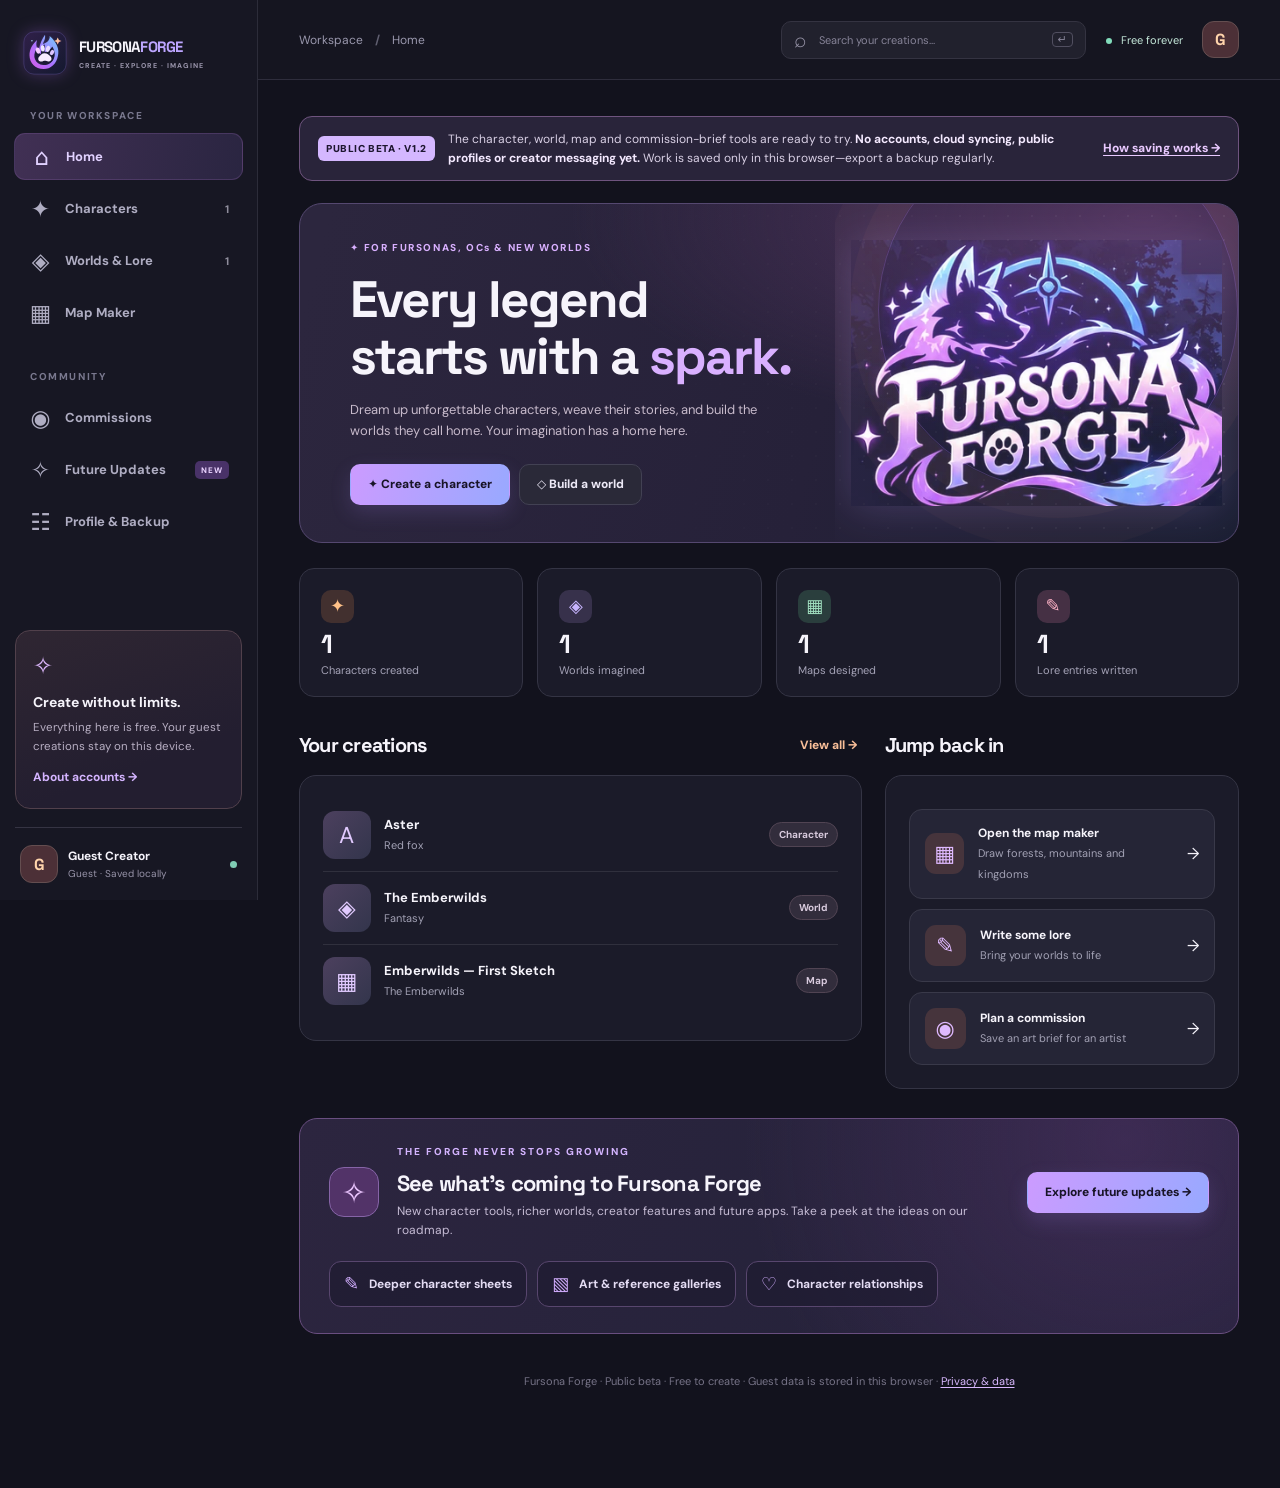
<file: index.html>
<!DOCTYPE html>
<html lang="en">
<head>
  <meta charset="UTF-8" />
  <meta name="viewport" content="width=device-width, initial-scale=1, viewport-fit=cover" />
  <meta name="theme-color" content="#181427" />
  <meta name="description" content="Fursona Forge — your free creative home for fursonas, original characters, lore, worlds and maps." />
  <meta property="og:title" content="Fursona Forge" />
  <meta property="og:description" content="Free public beta: make original characters, worlds, lore and maps. Guest creations save locally. Accounts and messaging are coming later." />
  <meta name="color-scheme" content="dark" />
  <link rel="icon" href="./assets/favicon.svg" type="image/svg+xml" />
  <link rel="manifest" href="./manifest.webmanifest" />
  <link rel="stylesheet" href="./styles.css" />
  <title>Fursona Forge — For Fursonas, OCs & New Worlds · Public Beta</title>
  <script src="./app.js" defer></script>
</head>
<body>
  <div id="app" class="app-shell">
    <aside id="sidebar" class="sidebar" aria-label="Main navigation">
      <a href="#home" class="brand" aria-label="Fursona Forge home">
        <img class="brand-mark" src="./assets/favicon.svg" alt="" />
        <span class="brand-copy"><strong>FURSONA<span>FORGE</span></strong><small>CREATE · EXPLORE · IMAGINE</small></span>
      </a>
      <div class="sidebar-main">
        <div class="nav-label">YOUR WORKSPACE</div>
        <nav class="nav-items" id="primary-nav">
          <a href="#home" data-nav="home" class="nav-item"><span class="nav-icon">⌂</span><span>Home</span></a>
          <a href="#characters" data-nav="characters" class="nav-item"><span class="nav-icon">✦</span><span>Characters</span><span id="nav-characters-count" class="nav-count"></span></a>
          <a href="#worlds" data-nav="worlds" class="nav-item"><span class="nav-icon">◈</span><span>Worlds & Lore</span><span id="nav-worlds-count" class="nav-count"></span></a>
          <a href="#atlas" data-nav="atlas" class="nav-item"><span class="nav-icon">▦</span><span>Map Maker</span></a>
        </nav>
        <div class="nav-label nav-label-second">COMMUNITY</div>
        <nav class="nav-items">
          <a href="#commissions" data-nav="commissions" class="nav-item"><span class="nav-icon">◉</span><span>Commissions</span></a>
          <a href="#roadmap" data-nav="roadmap" class="nav-item"><span class="nav-icon">✧</span><span>Future Updates</span><span class="nav-soon">NEW</span></a>
          <a href="#profile" data-nav="profile" class="nav-item"><span class="nav-icon">☷</span><span>Profile & Backup</span></a>
        </nav>
      </div>
      <div class="sidebar-bottom">
        <div class="account-promo"><div class="account-promo-icon">✧</div><strong>Create without limits.</strong><p>Everything here is free. Your guest creations stay on this device.</p><button type="button" class="text-button" data-action="account-info">About accounts →</button></div>
        <div class="sidebar-profile"><span id="sidebar-avatar" class="mini-avatar">G</span><span class="sidebar-user"><strong id="sidebar-user-name">Guest Creator</strong><small>Guest · Saved locally</small></span><span class="online-dot"></span></div>
      </div>
    </aside>
    <div class="main-column">
      <header class="topbar">
        <div class="topbar-left"><button type="button" id="mobile-nav-toggle" class="icon-button mobile-nav-toggle" aria-label="Open navigation" aria-expanded="false">☰</button><span id="breadcrumb">Workspace <b>/</b> Home</span></div>
        <form id="global-search-form" class="search-field" role="search"><span aria-hidden="true">⌕</span><input id="global-search" type="search" autocomplete="off" placeholder="Search your creations..." aria-label="Search your creations" /><kbd>↵</kbd></form>
        <div class="topbar-actions"><span class="free-pill"><i></i> Free forever</span><button id="avatar-button" data-action="go-profile" type="button" class="topbar-avatar" aria-label="Open profile">G</button></div>
      </header>
      <main id="main-content" tabindex="-1" aria-live="polite"></main>
    </div>
  </div>
  <div id="mobile-backdrop" class="mobile-backdrop" hidden></div>
  <div id="modal-root"></div>
  <div id="toast-root" class="toast-root" role="status" aria-live="polite"></div>
</body>
</html>
</file>
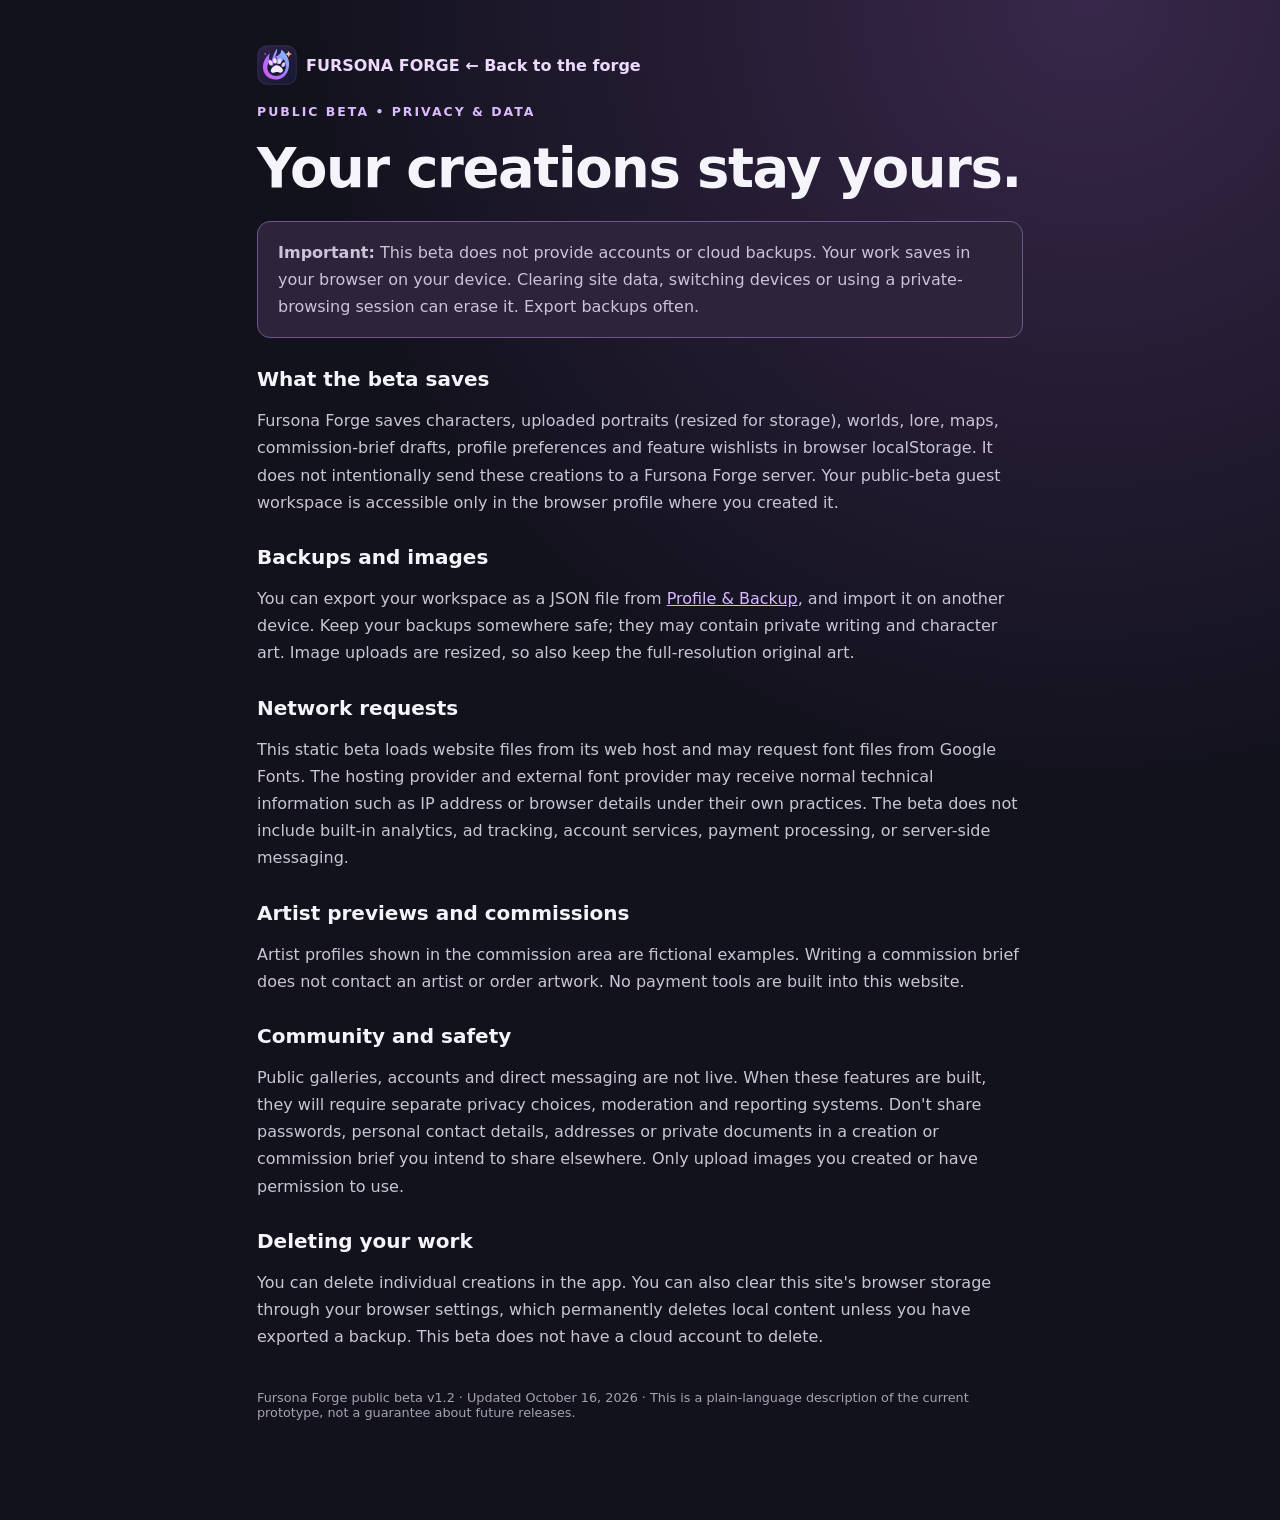
<file: privacy.html>
<!DOCTYPE html>
<html lang="en"><head><meta charset="utf-8"><meta name="viewport" content="width=device-width,initial-scale=1"><meta name="theme-color" content="#181427"><meta name="robots" content="index,follow"><link rel="icon" href="./assets/favicon.svg"><title>Privacy & data | Fursona Forge public beta</title><style>
:root{color-scheme:dark;font-family:Inter,system-ui,sans-serif}*{box-sizing:border-box}body{margin:0;min-height:100vh;background:radial-gradient(circle at 85% 0,#38274a,#12121d 42%);color:#f6f4fb}main{max-width:810px;margin:auto;padding:45px 22px 100px}h1{font-size:clamp(2rem,5vw,3.4rem);letter-spacing:-1.4px;margin:14px 0}h2{font-size:1.25rem;margin:29px 0 7px}p,li{color:#cac4d5;line-height:1.7}li{margin-bottom:6px}a{color:#d8b8ff}header a{display:inline-flex;align-items:center;gap:9px;text-decoration:none;font-weight:800;color:#eedaff}header img{width:40px;height:40px}.kicker{font-size:.78rem;font-weight:900;letter-spacing:2px;color:#dbbaff}.notice{padding:17px 20px;border:1px solid #72568b;background:#2c243b;border-radius:13px;margin:21px 0}.notice p{margin:0}footer{margin-top:40px;font-size:.8rem;color:#a8a0b4}</style></head>
<body><main><header><a href="./index.html#home"><img src="./assets/favicon.svg" alt="">FURSONA FORGE ← Back to the forge</a></header>
<p class="kicker">PUBLIC BETA • PRIVACY & DATA</p><h1>Your creations stay yours.</h1><div class="notice"><p><strong>Important:</strong> This beta does not provide accounts or cloud backups. Your work saves in your browser on your device. Clearing site data, switching devices or using a private-browsing session can erase it. Export backups often.</p></div>
<h2>What the beta saves</h2><p>Fursona Forge saves characters, uploaded portraits (resized for storage), worlds, lore, maps, commission-brief drafts, profile preferences and feature wishlists in browser localStorage. It does not intentionally send these creations to a Fursona Forge server. Your public-beta guest workspace is accessible only in the browser profile where you created it.</p>
<h2>Backups and images</h2><p>You can export your workspace as a JSON file from <a href="./index.html#profile">Profile & Backup</a>, and import it on another device. Keep your backups somewhere safe; they may contain private writing and character art. Image uploads are resized, so also keep the full-resolution original art.</p>
<h2>Network requests</h2><p>This static beta loads website files from its web host and may request font files from Google Fonts. The hosting provider and external font provider may receive normal technical information such as IP address or browser details under their own practices. The beta does not include built-in analytics, ad tracking, account services, payment processing, or server-side messaging.</p>
<h2>Artist previews and commissions</h2><p>Artist profiles shown in the commission area are fictional examples. Writing a commission brief does not contact an artist or order artwork. No payment tools are built into this website.</p>
<h2>Community and safety</h2><p>Public galleries, accounts and direct messaging are not live. When these features are built, they will require separate privacy choices, moderation and reporting systems. Don't share passwords, personal contact details, addresses or private documents in a creation or commission brief you intend to share elsewhere. Only upload images you created or have permission to use.</p>
<h2>Deleting your work</h2><p>You can delete individual creations in the app. You can also clear this site's browser storage through your browser settings, which permanently deletes local content unless you have exported a backup. This beta does not have a cloud account to delete.</p>
<footer>Fursona Forge public beta v1.2 · Updated October 16, 2026 · This is a plain-language description of the current prototype, not a guarantee about future releases.</footer></main></body></html>
</file>
<file: styles.css>
@import url('https://fonts.googleapis.com/css2?family=DM+Sans:wght@400;500;600;700;800&family=Space+Grotesk:wght@400;500;600;700&display=swap');
:root{font-family:'DM Sans',Inter,system-ui,-apple-system,sans-serif;color-scheme:dark;--bg:#12121d;--panel:#1b1b29;--panel2:#232332;--panel3:#292939;--muted:#a2a1b4;--text:#f6f4fb;--border:#343444;--amber:#ffc282;--coral:#ff8f76;--mint:#8cd6bf;--lav:#b5a2fd;--shadow:0 18px 60px #09091460}*{box-sizing:border-box}body{margin:0;background:var(--bg);color:var(--text);min-height:100vh}button,input,select,textarea{font:inherit}button,a{touch-action:manipulation}button{cursor:pointer}a{color:inherit;text-decoration:none}button:focus-visible,a:focus-visible,input:focus-visible,textarea:focus-visible,select:focus-visible{outline:2px solid var(--amber);outline-offset:3px}::selection{background:#bd815d88}h1,h2,h3,h4,p{margin-top:0}h1,h2,h3{font-family:'Space Grotesk',system-ui,sans-serif}h1{font-size:clamp(30px,3vw,43px);letter-spacing:-1.7px;line-height:1.1}h2{font-size:clamp(23px,2.1vw,28px);letter-spacing:-.75px}h3{font-size:19px;letter-spacing:-.5px}p{line-height:1.6}small{font-size:12px}.app-shell{display:flex;min-height:100vh}.sidebar{position:sticky;top:0;width:258px;height:100vh;flex:none;background:#171723;border-right:1px solid #2c2c39;display:flex;flex-direction:column;z-index:20}.brand{padding:31px 23px 34px;display:flex;gap:12px;align-items:center}.brand-mark{width:42px;height:42px}.brand-copy strong{display:block;font-family:'Space Grotesk';font-size:16px;letter-spacing:-.85px;white-space:nowrap}.brand-copy strong span{color:var(--amber)}.brand-copy small{display:block;font-size:8px;font-weight:800;letter-spacing:1.1px;color:#9994aa;margin-top:5px}.sidebar-main{flex:1;padding:0 14px}.nav-label{color:#79788e;font-size:10px;font-weight:800;letter-spacing:1.6px;padding:0 16px;margin-bottom:11px}.nav-label-second{margin-top:34px}.nav-items{display:grid;gap:5px}.nav-item{height:47px;display:flex;align-items:center;gap:12px;padding:0 14px;color:#afadc2;border-radius:11px;font-size:13px;font-weight:700;transition:background .15s,color .15s}.nav-item:hover{background:#232335;color:#fff}.nav-item.active{background:linear-gradient(95deg,#45342f,#30292f);color:#ffd1a5;border:1px solid #6d49403c}.nav-icon{font-family:system-ui;font-size:23px;font-weight:400;width:25px;text-align:center}.nav-count{margin-left:auto;font-size:11px;color:#8f8d9c}.sidebar-bottom{padding:15px}.account-promo{padding:19px 17px 17px;border:1px solid #51404b;border-radius:15px;background:linear-gradient(160deg,#2f2632,#231e30 70%);margin-bottom:18px}.account-promo-icon{font-size:24px;color:var(--amber);margin-bottom:10px}.account-promo strong{font-size:14px}.account-promo p{font-size:11.5px;line-height:1.6;color:#b7aec2;margin:7px 0}.text-button{padding:6px 0;border:0;color:#ffc18a;background:transparent;text-align:left;font-size:12px;font-weight:700}.sidebar-profile{border-top:1px solid #353443;padding:17px 5px 2px;display:flex;align-items:center;gap:10px}.mini-avatar,.topbar-avatar{display:grid;place-items:center;border:1px solid #644e50;background:#4c3037;color:#ffd4ac;border-radius:12px;font-family:'Space Grotesk';font-weight:800;overflow:hidden}.mini-avatar{height:38px;width:38px;flex:none}.mini-avatar img,.topbar-avatar img,.avatar-pick img,.entity-thumb img,.character-image img,.avatar-large img,.avatar-preview img{width:100%;height:100%;object-fit:cover}.sidebar-user{display:grid;gap:3px}.sidebar-user strong{font-size:12px}.sidebar-user small{color:#9793a8;font-size:10px}.online-dot{margin-left:auto;width:7px;height:7px;background:#80cdb4;border-radius:50%}.main-column{min-width:0;flex:1}.topbar{height:80px;display:flex;align-items:center;gap:20px;border-bottom:1px solid #2e2d3c;padding:0 clamp(21px,3.2vw,55px);background:#151520}.topbar-left{flex:1;font-size:12px;color:#9a98ad;white-space:nowrap}.topbar-left b{padding:0 9px;color:#605f70}.search-field{height:38px;max-width:305px;flex:1;display:flex;align-items:center;gap:10px;background:#21212d;border:1px solid #343341;border-radius:10px;padding:0 12px;color:#9693a7}.search-field>span{font-size:21px}.search-field input{width:100%;min-width:0;outline:0;border:0;background:transparent;color:#eee; font-size:11px}.search-field input::placeholder{color:#868397}.search-field kbd{font:11px system-ui;border:1px solid #514f60;border-radius:4px;color:#888599;padding:0 5px}.topbar-actions{display:flex;align-items:center;gap:19px}.free-pill{font-size:11px;white-space:nowrap;color:#c6e9db}.free-pill i{display:inline-block;width:6px;height:6px;border-radius:50%;background:#82dcbb;margin-right:6px;vertical-align:middle}.topbar-avatar{height:37px;width:37px;padding:0}.mobile-nav-toggle{display:none!important}.main-inner{max-width:1500px;margin:auto;padding:36px clamp(21px,3.2vw,55px) 100px}.page-eyebrow{color:var(--coral);font-size:10px;font-weight:800;letter-spacing:2px;margin-bottom:11px;text-transform:uppercase}.muted{color:var(--muted)}.soft{color:#d1cedd}.eyebrow{font-size:10px;color:var(--muted);text-transform:uppercase;letter-spacing:1.1px;font-weight:800}.page-heading{display:flex;align-items:end;justify-content:space-between;gap:20px;margin-bottom:29px}.page-heading h1{margin-bottom:8px}.page-heading p{margin:0;color:var(--muted);font-size:13px}.btn{border:1px solid transparent;border-radius:10px;padding:12px 17px;display:inline-flex;align-items:center;justify-content:center;gap:9px;font-weight:800;font-size:12px;line-height:1.2;white-space:nowrap;transition:filter .15s,transform .15s,background .15s}.btn:hover{filter:brightness(1.11);transform:translateY(-1px)}.btn-primary{background:linear-gradient(110deg,#ffc68b,#ff987a);color:#28202a;box-shadow:0 8px 20px #c67c6324}.btn-secondary{background:#2a2938;border-color:#424153;color:#ece8f6}.btn-ghost{background:transparent;border-color:#474554;color:#d1cfdd}.btn-small{padding:8px 12px;font-size:11px}.btn-danger{color:#ffb5ab;border-color:#6d4149;background:#3a252e}.btn:disabled{opacity:.5;cursor:not-allowed;transform:none}.hero{border:1px solid #684953;border-radius:23px;min-height:294px;display:flex;position:relative;overflow:hidden;background:radial-gradient(ellipse at 91% 0%,#594050 0%,transparent 45%),linear-gradient(105deg,#382831 3%,#2d2537 52%,#1d1f30 100%);padding:37px clamp(23px,4vw,50px);align-items:center;margin-bottom:25px}.hero::before{content:'';position:absolute;inset:0;background-image:radial-gradient(#ffffff10 1px,transparent 1px);background-size:24px 24px;mask-image:linear-gradient(90deg,transparent 35%,black)}.hero-content{position:relative;z-index:2;max-width:550px}.hero .overline{color:#ffbf9a;letter-spacing:1.6px;font-size:10px;font-weight:800;margin-bottom:18px}.hero h1{font-size:clamp(34px,4vw,52px);letter-spacing:-2px;margin:0 0 15px}.hero h1 em{font-style:normal;color:#ffbd88}.hero p{max-width:430px;color:#c7bacb;font-size:13px;margin-bottom:23px}.hero-actions{display:flex;flex-wrap:wrap;gap:9px}.hero-art{position:absolute;right:-12px;top:0;height:100%;width:40%;pointer-events:none}.hero-ring{position:absolute;right:5%;top:-22%;width:360px;height:360px;border:1px solid #f1aa793b;border-radius:50%;box-shadow:0 0 0 28px #e9a67a09,0 0 0 60px #eb9e7808}.hero-symbol{position:absolute;right:16%;top:18%;font-size:116px;color:#ffb78359;transform:rotate(-16deg);text-shadow:0 0 90px #ff997250}.hero-card{position:absolute;background:linear-gradient(140deg,#5a4b61,#3c3c51);border:1px solid #cf93b26b;border-radius:17px;box-shadow:0 18px 50px #0007;display:grid;place-items:center}.hero-card-a{height:153px;width:117px;right:38%;top:23%;transform:rotate(-13deg);font-size:65px}.hero-card-b{height:167px;width:127px;right:9%;top:29%;transform:rotate(12deg);font-size:64px;background:linear-gradient(145deg,#596867,#2c4350)}.hero-card-c{height:65px;width:65px;right:25%;bottom:2%;transform:rotate(18deg);font-size:32px;background:#5d4b63}.stat-grid{display:grid;grid-template-columns:repeat(4,minmax(0,1fr));gap:14px;margin-bottom:35px}.stat-card{border:1px solid var(--border);background:var(--panel);border-radius:15px;padding:21px 21px 19px;min-height:110px}.stat-icon{display:inline-grid;place-items:center;width:33px;height:33px;border-radius:10px;font-size:18px;margin-bottom:8px}.stat-icon.orange{color:#ffc188;background:#42302f}.stat-icon.purple{color:#c8b5ff;background:#37314b}.stat-icon.green{color:#a0debf;background:#2a3e3d}.stat-icon.pink{color:#ffb3c7;background:#453044}.stat-card .stat-number{font-family:'Space Grotesk';font-size:26px;font-weight:700;line-height:1}.stat-card .stat-caption{font-size:11px;color:#a5a3b7;margin-top:6px}.section-title-row{display:flex;align-items:center;justify-content:space-between;margin-bottom:17px;gap:14px}.section-title-row h2{font-size:20px;margin:0}.section-title-row .link-button,.link-button{border:0;color:#f8be98;background:none;font-size:12px;font-weight:800;padding:5px}.home-columns{display:grid;grid-template-columns:minmax(0,1.35fr) minmax(270px,.85fr);gap:23px}.panel{background:var(--panel);border:1px solid var(--border);border-radius:17px;padding:23px}.panel h3{margin-bottom:14px}.recent-item{display:flex;align-items:center;gap:13px;padding:12px 0;border-bottom:1px solid #30303d}.recent-item:last-child{border-bottom:0}.entity-thumb{width:48px;height:48px;flex:none;border-radius:12px;display:grid;place-items:center;font-size:23px;color:#e1caff;background:linear-gradient(135deg,#4c405e,#33354c);overflow:hidden}.recent-item .grow{flex:1;min-width:0}.recent-item strong{display:block;font-size:13px}.recent-item small{color:var(--muted);font-size:11px}.recent-item .tag{margin-left:auto}.quick-card{display:flex;align-items:center;gap:14px;padding:15px;border-radius:13px;background:#252536;border:1px solid #393949;margin-top:10px;cursor:pointer;text-align:left;width:100%;color:inherit}.quick-card:hover{background:#2f2c40}.quick-icon{height:41px;width:41px;border-radius:11px;background:#46343c;color:var(--amber);display:grid;place-items:center;font-size:22px}.quick-card strong{display:block;font-size:12px}.quick-card small{color:var(--muted);font-size:11px}.tag{border:1px solid #514453;background:#322d3c;border-radius:30px;padding:5px 9px;font-size:10px;font-weight:700;color:#d8cadd;display:inline-block}.tag.mint{background:#263c37;border-color:#3b5b51;color:#b1e2cb}.tag.amber{background:#45352f;border-color:#654b3f;color:#ffd0a2}.card-grid{display:grid;grid-template-columns:repeat(3,minmax(0,1fr));gap:18px}.creation-card{background:var(--panel);border:1px solid var(--border);border-radius:17px;overflow:hidden;min-width:0;transition:transform .16s,border-color .16s}.creation-card:hover{border-color:#66566a;transform:translateY(-2px)}.character-image{height:192px;background:radial-gradient(circle at 40% 10%,#6b526a,#37314d 65%);display:grid;place-items:center;font-size:64px;position:relative;overflow:hidden}.character-image img{object-position:center 25%}.corner-type{position:absolute;top:13px;left:13px;background:#1e1b27cc;border:1px solid #ffffff33;padding:6px 10px;border-radius:20px;font-size:10px;font-weight:800;backdrop-filter:blur(10px)}.creation-body{padding:19px}.creation-body h3{margin:0 0 5px;overflow-wrap:anywhere}.creation-body .details{font-size:11px;color:#aaa6bd;margin-bottom:13px}.creation-body p{font-size:12px;color:#b8b5c8;line-height:1.6;display:-webkit-box;-webkit-line-clamp:2;-webkit-box-orient:vertical;overflow:hidden;min-height:37px;margin:0 0 14px}.creation-footer{display:flex;gap:7px;flex-wrap:wrap;padding-top:13px;border-top:1px solid #363442}.icon-action{background:#292838;color:#d8d2e6;border:1px solid #444151;border-radius:9px;padding:7px 10px;font-size:11px;font-weight:700}.icon-action:hover{background:#3a3446}.character-fallback{color:#fdd0a5;text-shadow:0 10px 25px #12111f99}.empty-state{padding:52px 23px;text-align:center;border:1px dashed #565264;border-radius:19px;background:#1a1a29}.empty-art{font-size:45px;margin-bottom:13px;color:var(--amber)}.empty-state h3{margin-bottom:8px}.empty-state p{font-size:13px;color:var(--muted);margin:0 auto 17px;max-width:400px}.world-banner{height:132px;background:radial-gradient(circle at 80% 0%,#83604f60,transparent 40%),linear-gradient(135deg,#30394b,#44344b);display:flex;align-items:center;justify-content:center;position:relative;overflow:hidden}.world-banner::before{content:'';height:140px;width:140px;border:2px solid #ffffff24;border-radius:50%;position:absolute;transform:rotate(35deg) scale(1.45)}.world-banner .world-symbol{font-size:70px;color:#ffc19e;z-index:1}.world-body{padding:19px}.world-body h3{margin-bottom:5px}.world-body p{color:#b8b4c9;font-size:12px;display:-webkit-box;-webkit-line-clamp:2;-webkit-box-orient:vertical;overflow:hidden;min-height:37px;margin:13px 0}.world-detail-meta{display:flex;gap:10px;flex-wrap:wrap;margin-bottom:18px}.world-detail-banner{background:radial-gradient(ellipse at 80% 30%,#675079,#302d43);padding:23px 27px;border:1px solid #62546c;border-radius:15px;margin-bottom:22px}.world-detail-banner h2{margin:0 0 9px}.world-detail-banner p{color:#d4cddd;white-space:pre-wrap;margin:0}.lore-list{display:grid;gap:13px}.lore-entry{background:#222231;border:1px solid #3a3849;border-radius:12px;padding:17px}.lore-entry h3{font-size:16px;margin:9px 0}.lore-entry p{font-size:12px;color:#bbb7c9;white-space:pre-wrap;overflow-wrap:anywhere;margin-bottom:13px}.split-tools{display:flex;gap:9px;flex-wrap:wrap}.atlas-shell{display:grid;grid-template-columns:228px minmax(0,1fr);gap:18px}.atlas-side{border:1px solid var(--border);border-radius:16px;background:var(--panel);padding:16px}.atlas-side h3{font-size:15px;margin-bottom:16px}.map-list{display:grid;gap:7px;margin-bottom:17px}.map-item{border:1px solid transparent;background:#242433;border-radius:9px;color:#d0cddd;padding:11px;text-align:left;font-size:12px;font-weight:700;width:100%}.map-item.active{background:#463a42;border-color:#a07165;color:#ffd0ac}.map-item small{color:#9490a5;display:block;margin-top:4px;font-size:10px;font-weight:500}.atlas-main{border:1px solid var(--border);border-radius:16px;padding:21px;background:var(--panel);min-width:0}.map-toolbar{display:flex;justify-content:space-between;align-items:center;flex-wrap:wrap;gap:10px;margin-bottom:17px}.map-toolbar h3{margin:0}.map-canvas-wrap{background:#111821;border:1px solid #4a5053;border-radius:11px;overflow:hidden;box-shadow:inset 0 10px 30px #1116}.map-canvas{display:block;width:100%;height:auto;touch-action:none;cursor:crosshair;image-rendering:auto}.palette-heading{font-size:11px;text-transform:uppercase;color:#a4a2b5;letter-spacing:1px;margin:20px 0 11px;font-weight:800}.palette{display:flex;flex-wrap:wrap;gap:9px}.brush{display:flex;align-items:center;gap:7px;padding:8px 10px;border:1px solid #474555;background:#272736;color:#ccc8d9;border-radius:9px;font-size:11px;font-weight:700}.brush.active{border-color:#ffa985;box-shadow:0 0 0 1px #f3a07555;background:#48363d;color:#fff}.brush-dot{width:13px;height:13px;border-radius:4px;display:inline-block;border:1px solid #ffffff20}.tip{color:#928da3;font-size:11px;margin-top:12px}.commission-top{background:linear-gradient(110deg,#2d293d,#292b37);border:1px solid #595068;border-radius:17px;display:flex;gap:19px;padding:24px;margin-bottom:23px}.commission-top-icon{flex:none;display:grid;place-items:center;width:50px;height:50px;background:#453953;color:#dbbcff;border-radius:13px;font-size:26px}.commission-top h3{margin-bottom:7px}.commission-top p{font-size:12px;color:#c6c0d2;margin:0}.commission-list{display:grid;grid-template-columns:repeat(2,minmax(0,1fr));gap:16px}.commission-card{border:1px solid var(--border);border-radius:15px;background:var(--panel);padding:19px}.commission-card .commission-card-top{display:flex;gap:12px;align-items:center;margin-bottom:11px}.commission-card .studio-avatar{width:49px;height:49px;border-radius:13px;display:grid;place-items:center;background:#494158;font-size:26px}.commission-card h3{font-size:15px;margin:0}.commission-card small{color:var(--muted)}.commission-card p{font-size:12px;color:#b7b3c6;min-height:43px}.commission-card .commission-actions{display:flex;justify-content:space-between;align-items:center;flex-wrap:wrap;gap:9px}.profile-grid{display:grid;grid-template-columns:320px minmax(0,1fr);gap:20px}.profile-section{border:1px solid var(--border);border-radius:16px;background:var(--panel);padding:25px}.profile-section h2{font-size:20px}.profile-section p{font-size:12px;color:var(--muted)}.avatar-large{display:grid;place-items:center;height:112px;width:112px;overflow:hidden;border:2px solid #9d7774;background:linear-gradient(135deg,#65414d,#373149);border-radius:24px;font-size:46px;font-weight:800;color:#ffcfac;margin-bottom:19px}.form-field{display:grid;gap:8px;margin-bottom:15px}.form-field label{font-size:12px;font-weight:800;color:#ddd9e9}.form-field input,.form-field textarea,.form-field select,.form-field .file-input{background:#232331;border:1px solid #484555;border-radius:10px;color:var(--text);padding:11px 12px;outline:0;width:100%;font-size:12px}.form-field textarea{min-height:96px;resize:vertical;line-height:1.6}.form-field input:focus,.form-field textarea:focus,.form-field select:focus{border-color:#f1a780}.form-field small{color:var(--muted);font-size:11px}.form-grid{display:grid;grid-template-columns:1fr 1fr;gap:0 13px}.upload-row{display:flex;gap:14px;align-items:center;padding:12px 0}.avatar-preview{width:86px;height:86px;display:grid;place-items:center;overflow:hidden;border-radius:15px;background:#413345;color:#ffbe9d;font-size:33px;flex:none}.file-input{padding:11px!important;max-width:100%}.modal-overlay{position:fixed;inset:0;background:#080811b8;display:flex;align-items:center;justify-content:center;padding:19px;z-index:60;backdrop-filter:blur(7px)}.modal{width:min(100%,620px);max-height:min(90vh,840px);overflow:auto;border:1px solid #666072;background:#20202f;box-shadow:var(--shadow);border-radius:19px;padding:26px}.modal-head{display:flex;align-items:center;justify-content:space-between;gap:10px;margin-bottom:22px}.modal-head h2{margin:0;font-size:23px}.icon-button{border:1px solid #4a4658;border-radius:10px;display:grid;place-items:center;height:35px;width:35px;background:#2c2a3b;color:#eee;font-size:18px}.modal-footer{display:flex;justify-content:flex-end;gap:9px;border-top:1px solid #3a374b;padding-top:18px;margin-top:18px;flex-wrap:wrap}.notice{border:1px solid #614d52;border-radius:11px;background:#332933;color:#e7cbd2;padding:13px 15px;font-size:12px;line-height:1.6;margin:15px 0}.notice.mint{border-color:#426055;background:#283a39;color:#c9f4e2}.notice strong{color:#fff}.divider{height:1px;background:#343240;margin:22px 0}.backup-actions{display:flex;gap:10px;flex-wrap:wrap}.toast-root{position:fixed;right:25px;bottom:23px;z-index:90;display:grid;gap:9px;max-width:calc(100% - 50px)}.toast{background:#333144;border:1px solid #7d6476;border-radius:11px;padding:13px 16px;color:#fff;box-shadow:0 14px 44px #0008;font-size:12px;font-weight:700;animation:pop-in .18s ease-out}@keyframes pop-in{from{opacity:0;transform:translateY(7px)}to{opacity:1;transform:translateY(0)}}.mobile-backdrop{display:none}.search-summary{margin-bottom:17px;color:var(--muted);font-size:12px}.character-image .fallback-initial{font-size:82px;font-family:'Space Grotesk';font-weight:700}.inline-form{display:flex;align-items:end;gap:9px}.inline-form .form-field{flex:1;margin-bottom:0}.pill-line{display:flex;gap:7px;flex-wrap:wrap}.sub-heading{font-size:19px;margin:24px 0 14px}.footer-note{font-size:11px;color:#767387;text-align:center;margin-top:40px}.section-stack{display:grid;gap:16px}.profile-choice{display:grid;gap:10px}.stack-line{display:flex;gap:9px;flex-wrap:wrap}.align-right{margin-left:auto}.only-mobile{display:none}.secondary-description{font-size:13px;line-height:1.7;color:#bbb7c9}.example-label{background:#504552;color:#e8c9e3;border-radius:8px;font-size:10px;font-weight:800;padding:5px 9px}.heading-actions{display:flex;gap:9px;flex-wrap:wrap;align-items:center}.detail-top{display:flex;align-items:center;gap:15px}.detail-top .avatar-preview{height:74px;width:74px}.local-badge{display:inline-flex;align-items:center;gap:6px;color:#a2dec9;font-size:11px;background:#253830;border:1px solid #3a594d;padding:7px 10px;border-radius:8px}.help-chip{display:block;font-size:11px;margin-top:8px;color:#a6a2b5}.stat-card,.creation-card,.panel,.world-detail-banner{min-width:0}
@media(max-width:1200px){.card-grid{grid-template-columns:repeat(2,minmax(0,1fr))}.hero-art{opacity:.5}.sidebar{width:238px}.stat-card{padding:17px}.main-inner{padding-left:29px;padding-right:29px}.topbar{padding:0 29px}}
@media(max-width:920px){.sidebar{position:fixed;transform:translateX(-103%);transition:transform .2s;box-shadow:var(--shadow)}.sidebar.open{transform:translateX(0)}.mobile-backdrop:not([hidden]){display:block;position:fixed;inset:0;background:#080811aa;z-index:19}.mobile-nav-toggle{display:grid!important;margin-right:10px}.topbar{height:67px}.topbar-left{display:flex;align-items:center}.home-columns{grid-template-columns:1fr}.stat-grid{grid-template-columns:repeat(2,minmax(0,1fr))}.profile-grid{grid-template-columns:1fr 1fr}}
@media(max-width:650px){.main-inner{padding:26px 18px 90px}.topbar{padding:0 17px;gap:8px}.topbar-left{flex:none}.topbar-left #breadcrumb{display:none}.topbar .search-field{max-width:unset}.search-field kbd,.topbar-actions .free-pill{display:none}.topbar-actions{gap:7px}.page-heading{align-items:flex-start;flex-direction:column}.page-heading h1{font-size:34px}.hero{padding:29px 24px;min-height:300px}.hero-art{opacity:.19;width:73%}.hero h1{font-size:40px}.card-grid,.commission-list{grid-template-columns:1fr}.atlas-shell{grid-template-columns:1fr}.atlas-side{padding:15px}.map-list{display:flex;overflow:auto}.map-item{min-width:140px}.profile-grid{grid-template-columns:1fr}.form-grid{grid-template-columns:1fr}.stat-grid{gap:9px}.stat-card{padding:16px 14px}.commission-top{padding:18px}.modal{padding:20px}.quick-card{padding:12px}.hero-actions .btn{flex:1}.map-toolbar h3{flex-basis:100%}.only-mobile{display:block}}
@media(max-width:390px){.stat-grid{grid-template-columns:1fr 1fr}.hero h1{font-size:34px}.hero-actions{flex-direction:column}.topbar .search-field input{font-size:10px}.commission-top-icon{display:none}}
@media(prefers-reduced-motion:reduce){*{scroll-behavior:auto!important;transition:none!important;animation:none!important}}


/* v1.1 — new brand, public roadmap and local wishlist */
:root{--amber:#dfb9ff;--coral:#bba0ff;--lav:#cdafff}
.brand-mark{width:44px;height:44px;filter:drop-shadow(0 0 8px #b36ff94a)}
.brand-copy strong{font-size:15px;letter-spacing:-.65px}.brand-copy strong span{color:#bda6ff}.brand-copy small{font-size:7px;letter-spacing:1.0px}
.nav-item.active{background:linear-gradient(100deg,#413054,#2a2541);color:#e1d1ff;border-color:#72528d66}
.nav-soon{margin-left:auto;padding:4px 6px;background:#493268;border-radius:5px;color:#ead3ff;font-size:8px;font-weight:800;letter-spacing:1px}
.btn-primary{background:linear-gradient(110deg,#cc9bff,#98a9ff);color:#181427;box-shadow:0 8px 20px #997add30}
.page-eyebrow,.link-button,.text-button{color:#d4b4ff}
.hero{border-color:#554870;background:radial-gradient(ellipse at 90% 4%,#51345e 0,transparent 48%),linear-gradient(105deg,#2c263e 3%,#262139 56%,#1a1e32)}
.hero .overline,.hero h1 em{color:#d9b0ff}
.hero-art-refresh{width:43%;right:0;overflow:hidden;display:grid;place-items:center}
.hero-wordmark{position:relative;z-index:1;max-width:92%;width:385px;max-height:95%;object-fit:contain;mix-blend-mode:screen;filter:drop-shadow(0 2px 22px #ac8eff38)}
.hero-art-refresh .hero-ring{border-color:#bb84f53a;right:0}
.sidebar-main{min-height:0;overflow-y:auto;scrollbar-width:thin}
.roadmap-teaser{margin-top:29px;padding:26px 29px;border-radius:18px;border:1px solid #694e80;background:radial-gradient(circle at 88% 10%,#6e3e8655,transparent 45%),linear-gradient(115deg,#2c253f,#222138)}
.teaser-top{display:flex;align-items:center;gap:18px}.teaser-top>div:nth-child(2){flex:1}.teaser-top h2{font-size:22px;margin:0 0 5px}.teaser-top p{margin:0;color:#c6bcd5;font-size:12px;max-width:620px}
.teaser-symbol{width:50px;height:50px;flex:none;display:grid;place-items:center;color:#ecc6ff;font-size:30px;background:#523368;border:1px solid #8664a7;border-radius:15px}
.teaser-mini{display:flex;flex-wrap:wrap;gap:10px;margin-top:21px}.teaser-mini span{display:flex;gap:10px;align-items:center;border:1px solid #58466e;background:#1d1b30a8;padding:10px 14px;border-radius:12px;color:#e4dcf4;font-size:12px;font-weight:700}.teaser-mini i{font-style:normal;color:#d0acfc;font-size:18px}
.roadmap-heading{align-items:center}.roadmap-heading h1{max-width:790px}.wishlist-total{display:inline-flex;align-items:center;gap:7px;padding:10px 13px;border:1px solid #59476d;border-radius:999px;background:#282137;color:#e6d3fc;font-size:11px;white-space:nowrap}
.future-hero{display:grid;grid-template-columns:minmax(0,1.5fr) minmax(240px,.85fr);gap:24px;align-items:center;min-height:275px;padding:31px 38px;background:radial-gradient(ellipse at 90% 20%,#62397866,transparent 55%),linear-gradient(113deg,#342943,#25223a 65%,#1b2032);border:1px solid #634b78;border-radius:23px;overflow:hidden;margin-bottom:38px}
.future-hero-copy{position:relative;z-index:1}.future-pill{display:inline-block;color:#f3c8ff;background:#694f793d;border:1px solid #a078a35e;border-radius:999px;padding:7px 11px;font-size:10px;font-weight:800;letter-spacing:1.2px;margin-bottom:15px}
.future-hero h2{font-size:clamp(25px,3vw,37px);max-width:630px;margin:0 0 13px;line-height:1.15}.future-hero p{font-size:13px;color:#ddd3e8;max-width:620px;margin:0 0 12px}
.roadmap-notice{font-size:11px;line-height:1.6;color:#beaccb;border-left:3px solid #bd8bf2;padding-left:11px;max-width:640px}.roadmap-notice strong{color:#e9d7fa}
.future-hero-logo{width:100%;max-width:430px;justify-self:center;border-radius:20px;mix-blend-mode:screen;filter:drop-shadow(0 0 32px #ab80e241)}
.roadmap-phase{margin-bottom:35px}.roadmap-phase-header{display:flex;align-items:center;justify-content:space-between;gap:15px;margin-bottom:17px}.roadmap-phase-header h2{margin:0 0 6px}.roadmap-phase-header p{font-size:12px;color:#aba5bc;margin:0}.phase-count{font-size:11px;color:#a99cba;white-space:nowrap}
.future-grid{display:grid;grid-template-columns:repeat(4,minmax(0,1fr));gap:15px}
.future-card{min-width:0;display:flex;flex-direction:column;background:linear-gradient(165deg,#242034,#1b1b2b);border:1px solid #413a52;border-radius:17px;padding:22px;transition:border-color .15s,transform .15s}
.future-card:hover{border-color:#8064a7;transform:translateY(-2px)}.future-card-header{display:flex;justify-content:space-between;align-items:center;gap:8px;margin-bottom:24px}.future-icon{font-size:25px;color:#e9ceff;display:grid;place-items:center;height:46px;width:46px;border:1px solid #62467c;border-radius:13px;background:linear-gradient(135deg,#573a6c,#34304d)}
.future-category{color:#aa91c4;font-size:10px;text-align:right}.future-card h3{font-size:16px;line-height:1.35;margin:0 0 9px}.future-card p{font-size:12px;line-height:1.65;color:#b1a9be;margin:0 0 23px;flex:1}.wishlist-button{width:100%;border-radius:10px;padding:10px 9px;border:1px solid #5f4a73;background:#2c263b;color:#e8d4f8;font-size:11px;font-weight:800;min-height:39px}.wishlist-button:hover{border-color:#a47fcc;background:#372945}.wishlist-button.chosen{border-color:#c091d5;color:#f5deff;background:#4d305a}
.roadmap-tail{display:flex;align-items:center;gap:20px;border:1px solid #5e4c6f;border-radius:18px;background:linear-gradient(110deg,#34273b,#232235);padding:23px 25px}.roadmap-tail-icon{font-size:35px;color:#e8baff}.roadmap-tail>div:nth-child(2){flex:1}.roadmap-tail h2{font-size:19px;margin:0 0 6px}.roadmap-tail p{max-width:790px;color:#baaebf;font-size:12px;margin:0}
@media(max-width:1450px){.future-grid{grid-template-columns:repeat(2,minmax(0,1fr))}}
@media(max-width:1050px){.hero-wordmark{width:300px}.hero-art-refresh{width:40%}.teaser-top{flex-wrap:wrap}.teaser-top .btn{margin-left:68px}}
@media(max-width:760px){.future-grid{grid-template-columns:repeat(2,minmax(0,1fr))}.future-hero{grid-template-columns:1fr;padding:24px}.future-hero-logo{width:72%;max-width:300px}.roadmap-heading{align-items:flex-start;flex-direction:column}.hero-art-refresh{opacity:.18;width:60%;right:-6%}.hero-content{max-width:100%}.teaser-top .btn{margin-left:0}.roadmap-tail{flex-wrap:wrap}.roadmap-tail .btn{width:100%}}
@media(max-width:520px){.future-grid{grid-template-columns:1fr}.roadmap-teaser{padding:20px}.teaser-symbol{height:40px;width:40px;font-size:24px}.teaser-top h2{font-size:19px}.future-card{padding:18px}.future-card-header{margin-bottom:16px}.roadmap-phase-header{align-items:flex-end}.future-hero-logo{width:95%}.wishlist-total{white-space:normal}.teaser-top .btn{width:100%}}

/* 1.2 public beta launch notices */
.beta-banner{display:flex;align-items:center;gap:13px;flex-wrap:wrap;border:1px solid #6f547f;background:#29243a;border-radius:13px;padding:13px 18px;margin-bottom:22px;color:#d9d0e5;font-size:12px;line-height:1.55}.beta-banner>span:nth-child(2){flex:1;min-width:210px}.beta-banner strong{color:#f4e9ff}.beta-banner a{font-weight:800;color:#e9c9ff;text-decoration:underline;text-underline-offset:3px}.beta-tag{white-space:nowrap;color:#1d1630!important;background:#d4b7ff;padding:5px 8px;border-radius:6px;font-size:10px;font-weight:900;letter-spacing:.6px}.footer-note a{color:#d9b8ff;text-decoration:underline;text-underline-offset:2px}@media(max-width:650px){.beta-banner{align-items:flex-start}.beta-banner>span:nth-child(2){min-width:100%}}
</file>
